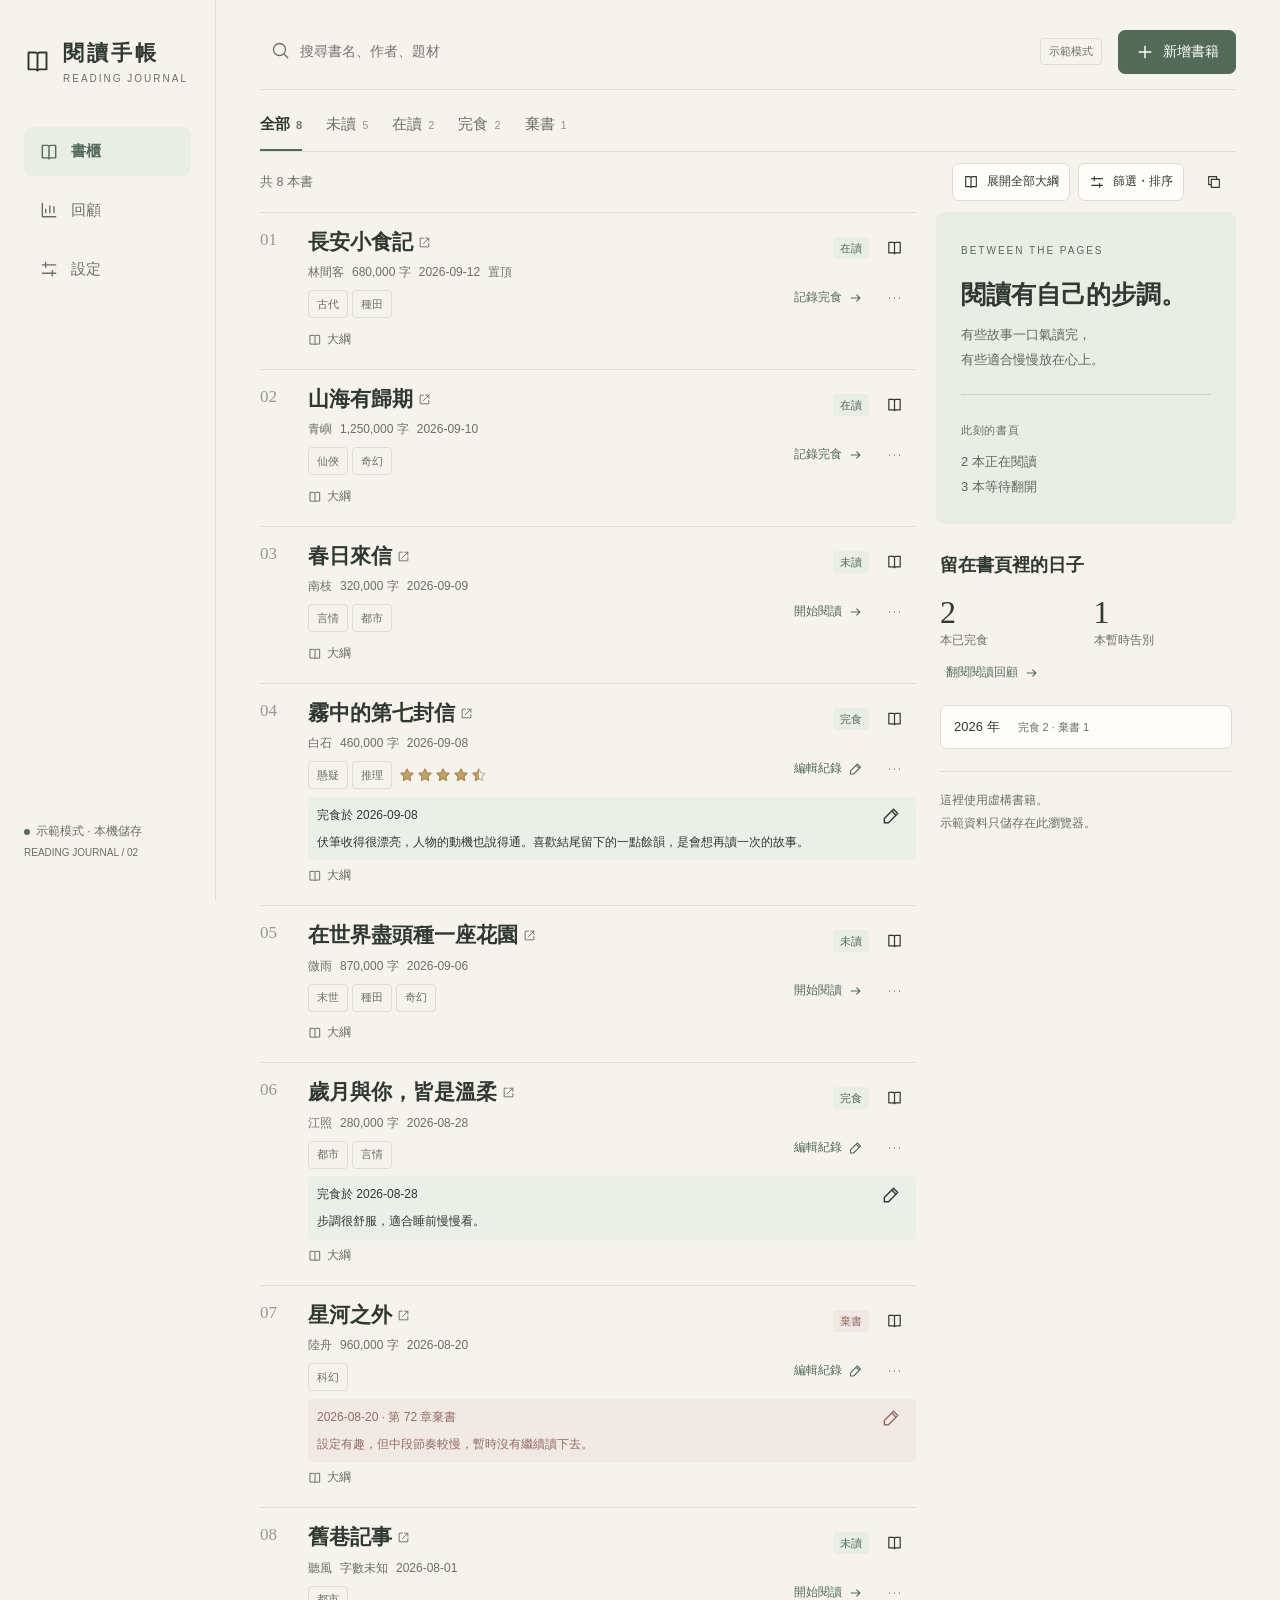
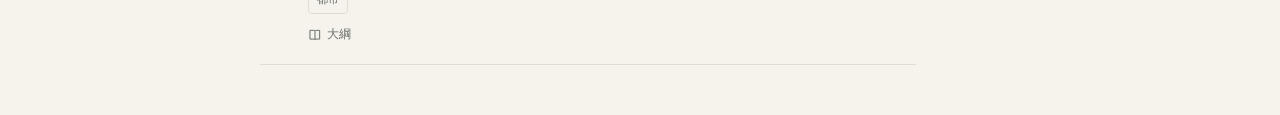
<file: preview-mobile/index.html>
<!doctype html>
<html lang="zh-Hant">
  <head>
    <meta charset="utf-8" />
    <meta name="viewport" content="width=device-width,initial-scale=1" />
    <meta name="theme-color" content="#f6f3ed" />
    <meta name="apple-mobile-web-app-capable" content="yes" />
    <meta name="apple-mobile-web-app-title" content="閱讀手帳" />
    <link rel="apple-touch-icon" href="./icon.png" />
    <link rel="icon" href="./icon.png" />
    <link rel="manifest" href="./manifest.webmanifest" />
    <link rel="stylesheet" href="./src/styles.css?v=20260915-toolbar" />
    <title>閱讀手帳</title>
  </head>
  <body>
    <div id="app"></div>
    <div id="layer"></div>
    <div id="toast" role="status" aria-live="polite"></div>
    <noscript>請啟用 JavaScript 以使用閱讀手帳。</noscript>
    <script type="module" src="./src/app.js?v=20261006-new-tabs-v9"></script>
  </body>
</html>
</file>
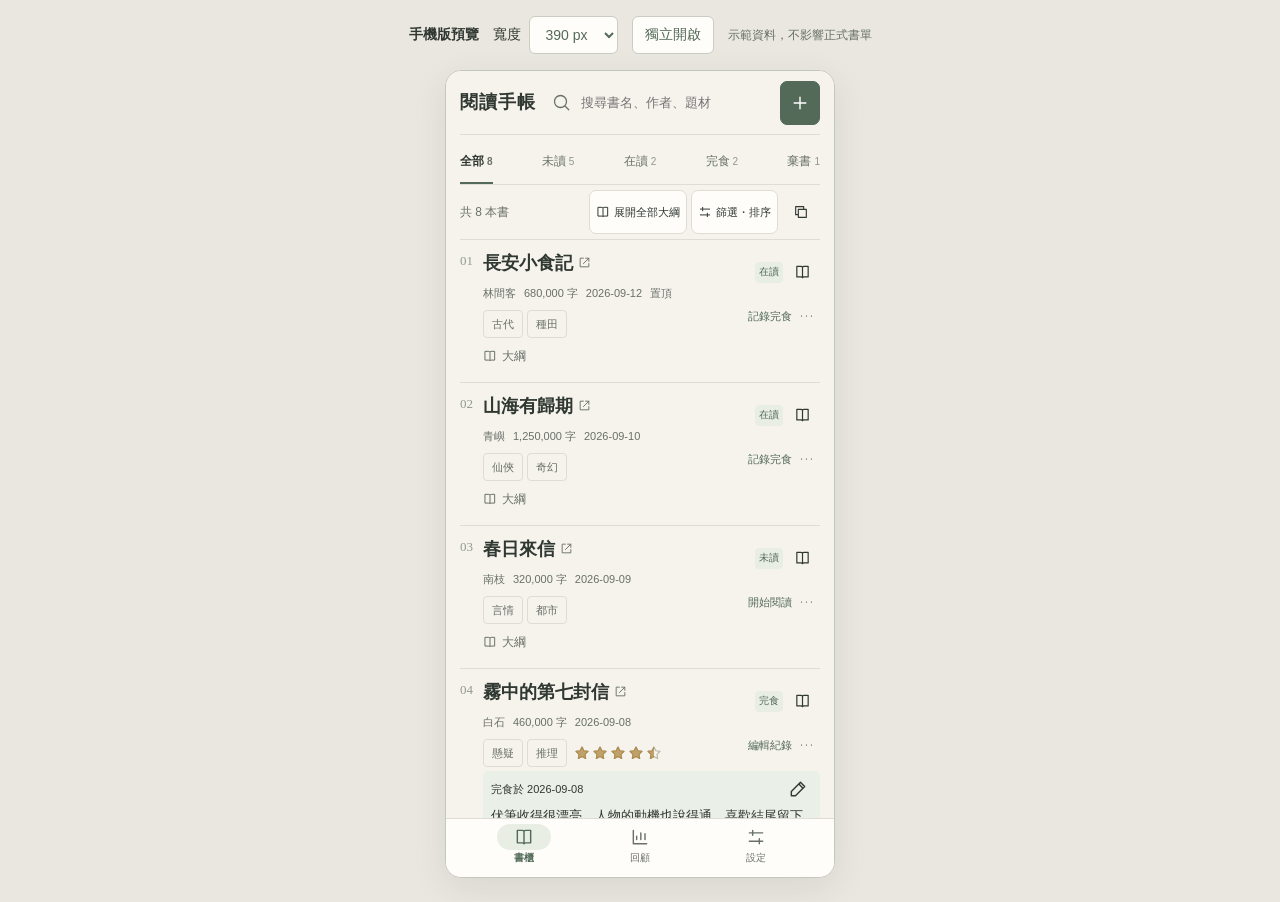
<file: preview-mobile/mobile-preview.html>
<!doctype html>
<html lang="zh-Hant">
<head>
<meta charset="utf-8"><meta name="viewport" content="width=device-width,initial-scale=1"><title>閱讀手帳 · 手機版預覽</title>
<style>
*{box-sizing:border-box}body{margin:0;background:#e9e7df;color:#303832;font-family:"Microsoft JhengHei",sans-serif}header{display:flex;align-items:center;justify-content:center;flex-wrap:wrap;gap:14px;padding:16px;font-size:14px}label{display:flex;align-items:center;gap:8px}select,a{font:inherit;border:1px solid #c9cdc2;border-radius:6px;background:#fffdfa;padding:9px 12px;color:#536a58}a{text-decoration:none}main{display:flex;justify-content:center;padding:0 16px 24px}.device{width:390px;max-width:100%;height:calc(100dvh - 92px);min-height:480px;border:1px solid #c3c7bc;border-radius:16px;overflow:hidden;box-shadow:0 10px 35px #30383218;background:#f6f3ed}iframe{width:100%;height:100%;border:0;display:block}small{color:#687068}@media(max-width:500px){header{padding:10px;gap:8px;font-size:12px}main{padding:0}.device{height:calc(100dvh - 66px);min-height:0;border:0;border-radius:0}small{display:none}}
</style></head><body>
<header><strong>手機版預覽</strong><label>寬度<select id="width" aria-label="選擇手機螢幕寬度"><option value="360">360 px</option><option value="390" selected>390 px</option><option value="430">430 px</option></select></label><a href="./?demo=1" target="_blank" rel="noopener">獨立開啟</a><small>示範資料，不影響正式書單</small></header>
<main><div class="device" id="device"><iframe title="閱讀手帳手機版" src="./?demo=1" allow="clipboard-write"></iframe></div></main>
<script>document.getElementById('width').addEventListener('change',e=>{document.getElementById('device').style.width=e.target.value+'px'});</script>
</body></html>
</file>
<file: preview-mobile/src/styles.css>
:root {
  --paper: #f6f3ed;
  --surface: #fffdfa;
  --ink: #303832;
  --muted: #687068;
  --green: #536a58;
  --line: #dedcd4;
  --soft: #e9eee5;
  --rose: #946c66;
}
* {
  box-sizing: border-box;
}
body {
  margin: 0;
  background: var(--paper);
  color: var(--ink);
  font-family: "Noto Sans TC", "Microsoft JhengHei", sans-serif;
  font-size: 15px;
  line-height: 1.65;
}
button,
input,
textarea,
select {
  font: inherit;
  color: inherit;
}
button {
  cursor: pointer;
}
button,
a,
input,
select,
textarea {
  -webkit-tap-highlight-color: transparent;
}
button:focus-visible,
a:focus-visible {
  outline: 2px solid var(--green);
  outline-offset: 4px;
}
button {
  border: 0;
  background: none;
  min-height: 44px;
}
input,
textarea,
select {
  background: var(--surface);
  border: 1px solid var(--line);
  border-radius: 8px;
  padding: 11px 12px;
  width: 100%;
  min-width: 0;
}
input:focus,
textarea:focus,
select:focus {
  outline: 2px solid #a3b19e;
  outline-offset: 1px;
}
textarea {
  resize: vertical;
  min-height: 110px;
}
a {
  color: var(--green);
}
h1,
h2,
h3,
p {
  margin: 0;
}
h1,
h2,
h3,
.serif {
  font-family: "Noto Serif TC", "PMingLiU", serif;
}
h1 {
  font-size: 34px;
  letter-spacing: 0.07em;
  font-weight: 600;
}
h2 {
  font-size: 26px;
  line-height: 1.45;
}
h3 {
  font-size: 20px;
  line-height: 1.55;
}
svg {
  width: 20px;
  height: 20px;
  stroke: currentColor;
  stroke-width: 1.7;
  fill: none;
  stroke-linecap: round;
  stroke-linejoin: round;
  flex-shrink: 0;
}
.shell {
  max-width: 1600px;
  margin: auto;
  display: grid;
  grid-template-columns: 216px minmax(0, 1fr);
  min-height: 100vh;
}
.sidebar {
  border-right: 1px solid var(--line);
  padding: 36px 24px;
  position: sticky;
  top: 0;
  height: 100vh;
  display: flex;
  flex-direction: column;
  gap: 40px;
}
.brand {
  display: flex;
  gap: 12px;
  align-items: center;
}
.brand svg {
  width: 27px;
  height: 27px;
}
.brand strong {
  font-family: "PMingLiU", serif;
  font-size: 21px;
  letter-spacing: 3px;
}
.eyebrow {
  font-size: 10px;
  letter-spacing: 0.2em;
  color: var(--muted);
}
.nav {
  display: grid;
  gap: 10px;
}
.nav button {
  display: flex;
  align-items: center;
  gap: 12px;
  text-align: left;
  padding: 12px 15px;
  border-radius: 8px;
  color: var(--muted);
}
.nav button.active {
  background: var(--soft);
  color: var(--green);
  font-weight: 700;
}
.sidebar-foot {
  margin-top: auto;
  font-size: 12px;
  color: var(--muted);
  line-height: 1.8;
}
.dot {
  display: inline-block;
  width: 6px;
  height: 6px;
  border-radius: 50%;
  background: var(--green);
  margin-right: 6px;
}
.main {
  padding: 28px 44px 50px;
  min-width: 0;
}
.topbar {
  display: flex;
  align-items: center;
  gap: 16px;
  padding-bottom: 25px;
  border-bottom: 1px solid var(--line);
}
.mobile-brand {
  display: none;
}
.search {
  position: relative;
  max-width: 420px;
  flex: 1;
}
.search > svg {
  position: absolute;
  left: 12px;
  top: 13px;
  color: var(--muted);
  width: 18px;
}
.search input {
  padding-left: 39px;
  background: transparent;
  border-color: transparent;
  font-size: 14px;
}
.search input:focus {
  background: var(--surface);
}
.preview {
  font-size: 11px;
  color: var(--muted);
  border: 1px solid var(--line);
  border-radius: 4px;
  padding: 3px 8px;
  margin-left: auto;
  white-space: nowrap;
}
.btn {
  display: inline-flex;
  justify-content: center;
  align-items: center;
  gap: 8px;
  padding: 9px 16px;
  border-radius: 7px;
  border: 1px solid var(--line);
  background: var(--surface);
  text-decoration: none;
  min-height: 44px;
  font-size: 14px;
}
.primary {
  background: var(--green);
  color: white;
  border-color: var(--green);
}
.subtle {
  color: var(--muted);
}
.icon {
  width: 44px;
  padding: 10px;
  display: inline-flex;
  align-items: center;
  justify-content: center;
  flex-shrink: 0;
  border-radius: 7px;
}
.icon:hover,
.btn:hover {
  filter: brightness(0.96);
}
.intro {
  display: flex;
  justify-content: space-between;
  align-items: end;
  margin: 30px 0 25px;
}
.intro p {
  color: var(--muted);
  font-size: 13px;
  margin-top: 6px;
}
.edition {
  font-size: 12px;
  color: var(--muted);
  text-align: right;
  line-height: 1.8;
}
.tabs {
  display: flex;
  gap: 24px;
  border-bottom: 1px solid var(--line);
  overflow: auto;
  white-space: nowrap;
}
.tabs button {
  padding: 12px 0;
  color: var(--muted);
  border-bottom: 2px solid transparent;
}
.tabs button.active {
  color: var(--ink);
  border-color: var(--green);
  font-weight: 700;
}
.count {
  font-size: 11px;
  margin-left: 6px;
  opacity: 0.7;
}
.toolbar {
  display: flex;
  align-items: center;
  gap: 8px;
  padding: 16px 0;
}
.toolbar small {
  color: var(--muted);
  margin-right: auto;
}
.toolbar .btn {
  min-height: 38px;
  padding: 5px 10px;
  font-size: 12px;
}
.toolbar svg {
  width: 16px;
}
.chips {
  display: flex;
  gap: 7px;
  flex-wrap: wrap;
  margin-bottom: 12px;
}
.chip {
  font-size: 12px;
  border-radius: 5px;
  background: var(--soft);
  padding: 3px 9px;
  color: var(--green);
  display: inline-flex;
  align-items: center;
  gap: 6px;
  min-height: 32px;
}
.chip svg {
  width: 12px;
  height: 12px;
}
.workspace {
  display: grid;
  grid-template-columns: minmax(0, 1fr) 300px;
  gap: 28px;
}
.books {
  border-top: 1px solid var(--line);
}
.book {
  display: grid;
  grid-template-columns: 36px minmax(0, 1fr) auto;
  gap: 16px;
  align-items: start;
  padding: 23px 0;
  border-bottom: 1px solid var(--line);
}
.book-index {
  font:
    normal 17px Georgia,
    serif;
  color: #939a8e;
  padding-top: 4px;
}
.book-title {
  text-align: left;
  padding: 0;
  min-height: 0;
  display: block;
  font-family: "PMingLiU", serif;
  font-size: 21px;
  font-weight: 600;
  line-height: 1.55;
}
.book-title {
  color: var(--ink);
  text-decoration: none;
  overflow-wrap: anywhere;
}
.book-title svg {
  width: 13px;
  height: 13px;
  color: var(--muted);
  vertical-align: baseline;
}
.book-title:hover {
  color: var(--green);
}
.meta {
  font-size: 12px;
  color: var(--muted);
  display: flex;
  flex-wrap: wrap;
  gap: 6px 12px;
  margin: 7px 0 9px;
}
.meta-link {
  min-height: 28px;
  padding: 0;
  color: var(--muted);
  font-size: inherit;
}
.tags button.tag {
  min-height: 28px;
}
.meta-link:hover,
.tags button.tag:hover {
  color: var(--green);
  background: var(--soft);
}
.tags {
  display: flex;
  gap: 6px;
  flex-wrap: wrap;
}
.tag {
  font-size: 11px;
  color: var(--muted);
  border: 1px solid var(--line);
  border-radius: 4px;
  padding: 0 7px;
  line-height: 1.9;
}
.status {
  font-size: 11px;
  display: inline-flex;
  align-items: center;
  gap: 5px;
  color: var(--green);
  background: var(--soft);
  padding: 2px 7px;
  border-radius: 4px;
}
.status.dropped {
  color: var(--rose);
  background: #f0e8e4;
}
.book-side {
  display: flex;
  align-items: end;
  flex-direction: column;
  gap: 13px;
}
.book-action {
  display: flex;
  align-items: center;
  gap: 6px;
  font-size: 12px;
  color: var(--green);
  min-height: 44px;
}
.book-action svg {
  width: 15px;
}
.rating {
  font-size: 12px;
  color: #8a7150;
}
.rail {
  padding-top: 0;
}
.note {
  background: #e9ede4;
  padding: 25px;
  border-radius: 9px;
}
.note .eyebrow {
  color: var(--green);
}
.note h2 {
  font-size: 25px;
  margin: 15px 0 10px;
}
.note p {
  font-size: 13px;
  color: #5d685d;
  line-height: 1.9;
}
.note hr {
  border: 0;
  border-top: 1px solid #ccd3c5;
  margin: 22px 0;
}
.small-label {
  font-size: 11px;
  letter-spacing: 0.06em;
  color: var(--muted);
}
.rail-section {
  margin-top: 28px;
  padding: 0 4px;
}
.rail-section h3 {
  font-size: 18px;
  margin-bottom: 14px;
}
.mini-stats {
  display: grid;
  grid-template-columns: 1fr 1fr;
  gap: 15px;
}
.mini-stats strong {
  font:
    32px Georgia,
    serif;
}
.mini-stats span {
  display: block;
  font-size: 12px;
  color: var(--muted);
}
.rail-note {
  font-size: 12px;
  color: var(--muted);
  line-height: 1.9;
  border-top: 1px solid var(--line);
  padding-top: 17px;
  margin-top: 22px;
}
.bottom-nav {
  display: none;
}
.overlay {
  position: fixed;
  inset: 0;
  background: #27342b50;
  z-index: 10;
  display: flex;
  justify-content: flex-end;
  backdrop-filter: blur(2px);
}
.panel {
  background: var(--surface);
  width: min(520px, 100%);
  height: 100dvh;
  overflow: auto;
  box-shadow: -12px 0 70px #17261a14;
  padding: 0 30px 28px;
  overscroll-behavior: contain;
}
.panel-head {
  position: sticky;
  top: 0;
  background: var(--surface);
  z-index: 2;
  display: flex;
  align-items: center;
  justify-content: space-between;
  padding: 17px 0;
  border-bottom: 1px solid var(--line);
  margin-bottom: 28px;
}
.panel-head span {
  font-size: 13px;
  letter-spacing: 0.08em;
}
.detail-title {
  font-size: 30px;
  line-height: 1.55;
  margin: 14px 0 4px;
}
.detail-author {
  font-size: 14px;
  color: var(--muted);
  margin-bottom: 18px;
}
.detail-actions {
  display: flex;
  gap: 8px;
  margin: 24px 0;
}
.detail-grid {
  display: grid;
  grid-template-columns: 1fr 1fr;
  border-block: 1px solid var(--line);
  padding: 20px 0;
  margin: 25px 0;
  gap: 20px;
}
.detail-grid p {
  font-size: 14px;
  margin-top: 4px;
}
.section-title {
  font-family: inherit;
  font-size: 14px;
  font-weight: 700;
  margin-bottom: 12px;
}
.prose {
  font-size: 15px;
  line-height: 1.95;
  white-space: pre-wrap;
  overflow-wrap: anywhere;
}
.detail-section {
  margin: 26px 0;
}
.review {
  background: var(--paper);
  border-left: 2px solid #a2ad98;
  padding: 18px;
  margin-top: 12px;
}
.field {
  display: block;
  margin: 17px 0;
}
.field > span {
  display: block;
  font-size: 13px;
  margin-bottom: 7px;
}
.field small {
  font-size: 11px;
  color: var(--muted);
}
.form-grid {
  display: grid;
  grid-template-columns: 1fr 1fr;
  gap: 12px;
}
.form-grid .field {
  margin: 8px 0;
}
.form-footer {
  position: sticky;
  bottom: -28px;
  background: var(--surface);
  padding: 16px 0;
  border-top: 1px solid var(--line);
  display: flex;
  gap: 8px;
  margin-top: 26px;
  z-index: 2;
}
.form-footer .primary {
  flex: 1;
}
details {
  border-top: 1px solid var(--line);
  margin-top: 22px;
  padding-top: 15px;
}
summary {
  cursor: pointer;
  font-size: 14px;
  min-height: 44px;
}
.hint {
  font-size: 12px;
  color: var(--muted);
  line-height: 1.8;
}
.empty {
  padding: 65px 15px;
  text-align: center;
  color: var(--muted);
}
.empty h2 {
  font-size: 24px;
  color: var(--ink);
  margin: 12px 0;
}
.empty p {
  font-size: 13px;
  margin-bottom: 20px;
}
.toast {
  position: fixed;
  bottom: 25px;
  left: 50%;
  transform: translateX(-50%);
  background: var(--ink);
  color: white;
  padding: 12px 20px;
  border-radius: 8px;
  z-index: 50;
  font-size: 13px;
  max-width: 90%;
  box-shadow: 0 5px 25px #0002;
}
.review-stats {
  display: grid;
  grid-template-columns: repeat(3, 1fr);
  gap: 15px;
  margin: 25px 0;
}
.stat {
  border: 1px solid var(--line);
  border-radius: 8px;
  padding: 22px;
  background: var(--surface);
}
.stat strong {
  font:
    34px Georgia,
    serif;
  display: block;
  margin-top: 7px;
}
.settings-card {
  max-width: 640px;
  background: var(--surface);
  border: 1px solid var(--line);
  border-radius: 8px;
  padding: 25px;
  margin: 25px 0;
}
.settings-card p {
  font-size: 14px;
  color: var(--muted);
  margin: 10px 0 20px;
}
.menu-item {
  display: flex;
  gap: 12px;
  align-items: center;
  width: 100%;
  border-bottom: 1px solid var(--line);
  padding: 14px 5px;
  text-align: left;
}
.danger {
  color: var(--rose);
}
.filter-options {
  display: flex;
  flex-wrap: wrap;
  gap: 8px;
}
.filter-options button {
  border: 1px solid var(--line);
  padding: 7px 12px;
  border-radius: 6px;
}
.filter-options button.active {
  background: var(--soft);
  border-color: var(--green);
  color: var(--green);
}
.timeline-heading {
  font-size: 13px;
  margin: 28px 0 0;
  color: var(--muted);
}
@media (min-width: 1450px) {
  .main {
    padding-inline: 56px;
  }
  .workspace {
    grid-template-columns: minmax(0, 1fr) 320px;
    gap: 44px;
  }
}
@media (max-width: 1100px) {
  .shell {
    grid-template-columns: 176px minmax(0, 1fr);
  }
  .sidebar {
    padding: 28px 16px;
  }
  .main {
    padding: 22px 28px;
  }
  .workspace {
    grid-template-columns: 1fr;
  }
  .rail {
    display: none;
  }
  .brand strong {
    font-size: 18px;
  }
  .brand {
    gap: 8px;
  }
  .tabs {
    gap: 22px;
  }
}
@media (max-width: 650px) {
  body {
    font-size: 16px;
  }
  .shell {
    display: block;
  }
  .sidebar {
    display: none;
  }
  .main {
    padding: 0 20px 96px;
  }
  .topbar {
    padding: 12px 0;
    gap: 5px;
    position: sticky;
    top: 0;
    background: var(--paper);
    z-index: 3;
  }
  .mobile-brand {
    display: block;
    font-family: "PMingLiU", serif;
    font-size: 18px;
    font-weight: 700;
    white-space: nowrap;
    letter-spacing: 1px;
  }
  .topbar > .preview {
    display: none;
  }
  .search input {
    font-size: 13px;
    padding-right: 3px;
  }
  .search {
    max-width: none;
  }
  .topbar .add-label {
    display: none;
  }
  .topbar .btn {
    width: 40px;
    min-height: 44px;
    padding: 9px;
    flex-shrink: 0;
  }
  .intro {
    margin: 23px 0 19px;
  }
  .intro h1 {
    font-size: 29px;
  }
  .intro p {
    font-size: 12px;
    max-width: 220px;
  }
  .edition {
    font-size: 10px;
  }
  .tabs {
    justify-content: space-between;
    gap: 10px;
  }
  .tabs button {
    font-size: 13px;
    padding: 10px 0;
    min-height: 44px;
  }
  .count {
    font-size: 10px;
    margin-left: 4px;
  }
  .toolbar {
    padding: 12px 0;
  }
  .toolbar .btn {
    min-height: 44px;
  }
  .book {
    grid-template-columns: 23px minmax(0, 1fr) auto;
    gap: 9px;
    padding: 19px 0;
  }
  .book-index {
    font-size: 14px;
    padding-top: 5px;
  }
  .book-title {
    font-size: 19px;
  }
  .meta {
    font-size: 11px;
    gap: 3px 9px;
  }
  .book-side {
    gap: 12px;
  }
  .book-action {
    font-size: 11px;
    padding: 0;
  }
  .book-action svg {
    width: 13px;
  }
  .status {
    font-size: 10px;
    padding: 2px 5px;
  }
  .tag {
    font-size: 10px;
  }
  .bottom-nav {
    display: flex;
    position: fixed;
    bottom: 0;
    left: 0;
    right: 0;
    background: var(--surface);
    border-top: 1px solid var(--line);
    padding: 7px 20px calc(7px + env(safe-area-inset-bottom));
    z-index: 5;
    justify-content: space-around;
  }
  .bottom-nav button {
    display: flex;
    flex-direction: column;
    align-items: center;
    gap: 3px;
    width: 80px;
    color: var(--muted);
    font-size: 10px;
  }
  .bottom-nav button.active {
    color: var(--green);
    font-weight: 700;
  }
  .bottom-nav button.active svg {
    background: var(--soft);
    box-sizing: content-box;
    padding: 3px 17px;
    margin: -3px -17px;
    border-radius: 20px;
  }
  .panel {
    padding: 0 22px 28px;
  }
  .panel-head {
    padding: 12px 0;
    margin-bottom: 22px;
  }
  .detail-title {
    font-size: 28px;
  }
  .overlay.sheet {
    align-items: flex-end;
  }
  .sheet .panel {
    height: auto;
    max-height: 90dvh;
    border-radius: 16px 16px 0 0;
  }
  .review-stats {
    gap: 8px;
  }
  .stat {
    padding: 15px 10px;
  }
  .stat strong {
    font-size: 29px;
  }
  .small-label {
    font-size: 10px;
  }
  .toast {
    bottom: 85px;
    width: max-content;
    text-align: center;
  }
  .form-footer {
    padding-bottom: calc(16px + env(safe-area-inset-bottom));
  }
}
@media (prefers-reduced-motion: no-preference) {
  .panel {
    animation: enter 0.18s ease-out;
  }
  @keyframes enter {
    from {
      transform: translateX(20px);
      opacity: 0.6;
    }
    to {
      transform: none;
      opacity: 1;
    }
  }
}

/* Shared controls and accessible reading interactions */
.book-title {
  color: var(--ink);
  text-decoration: none;
  overflow-wrap: anywhere;
}
.book-title svg {
  height: 13px;
  width: 13px;
  vertical-align: baseline;
  color: var(--muted);
}
.book-body {
  min-width: 0;
}
.book-badges,
.row-actions {
  display: flex;
  align-items: center;
  gap: 3px;
}
.row-actions {
  flex-wrap: wrap;
  justify-content: flex-end;
}
.book-side {
  gap: 6px;
}
.book .icon {
  height: 44px;
  width: 44px;
  min-height: 44px;
}
.book-side .icon svg {
  width: 17px;
}
.meta {
  align-items: center;
  margin: 3px 0 7px;
}
.meta-link {
  padding: 0;
  min-height: 32px;
  font-size: inherit;
  color: var(--muted);
  text-align: left;
}
.tags button.tag {
  min-height: 32px;
  padding-inline: 8px;
}
.tags button:hover,
.meta-link:hover {
  color: var(--green);
  background: var(--soft);
}
.book-links {
  display: flex;
  align-items: start;
  gap: 6px;
  margin: 9px 0;
  font-size: 12px;
  white-space: pre-wrap;
  overflow-wrap: anywhere;
}
.book-links svg {
  width: 14px;
  height: 14px;
  margin-top: 3px;
}
.record-summary {
  display: flex;
  flex-wrap: wrap;
  align-items: center;
  gap: 0 8px;
  background: #eaf0e7;
  padding: 5px 10px;
  margin: 10px 0 0;
  font-size: 12px;
  border-radius: 5px;
}
.record-summary .icon {
  margin-left: auto;
  height: 32px;
  min-height: 32px;
  width: 32px;
  padding: 7px;
}
.record-summary p {
  width: 100%;
  white-space: pre-wrap;
  overflow-wrap: anywhere;
  line-height: 1.9;
  margin: 0 0 8px;
}
.record-summary.dropped {
  background: #f1e9e4;
  color: var(--rose);
}
.synopsis-toggle {
  display: flex;
  align-items: center;
  gap: 5px;
  padding: 3px 0;
  font-size: 12px;
  color: var(--muted);
  min-height: 36px;
}
.synopsis-toggle svg {
  width: 14px;
}
.synopsis-text {
  max-height: 240px;
  overflow: auto;
  font-size: 14px;
  padding: 12px;
  background: var(--surface);
  border-left: 2px solid var(--line);
}
.year-cards {
  display: flex;
  flex-wrap: wrap;
  gap: 8px;
  margin: 18px 0;
}
.year-card {
  display: flex;
  gap: 18px;
  align-items: center;
  padding: 10px 13px;
  border: 1px solid var(--line);
  border-radius: 7px;
  background: var(--surface);
  font-size: 13px;
}
.year-card span + span {
  font-size: 11px;
  color: var(--muted);
}
.year-card.active {
  border-color: var(--green);
  background: var(--soft);
}
.rail .year-cards {
  display: grid;
}
.section-heading {
  display: flex;
  align-items: center;
  justify-content: space-between;
}
.section-heading h2 {
  margin: 0;
}
.detail-actions {
  flex-wrap: wrap;
}
.detail-title {
  display: block;
  margin: 14px 0 4px;
}
.detail-author {
  font-size: 14px;
  display: block;
}
.category-options {
  display: flex;
  gap: 9px;
  flex-wrap: wrap;
  margin: 20px 0;
}
.category-item {
  display: flex;
  border: 1px solid var(--line);
  border-radius: 7px;
  overflow: hidden;
}
.category-item .btn {
  border: 0;
  border-radius: 0;
}
.category-item .selected {
  background: var(--green);
  color: white;
}
.category-item .icon {
  width: 36px;
  border-left: 1px solid var(--line);
}
.rating-stars {
  display: flex;
  gap: 3px;
}
.rating-stars button {
  position: relative;
  width: 44px;
  height: 44px;
  padding: 0;
  display: flex;
  align-items: center;
  justify-content: center;
}
.rating-stars svg {
  width: 36px;
  height: 36px;
}
.star-base {
  color: #b5b9af;
}
.star-fill {
  position: absolute;
  left: 0;
  top: 0;
  bottom: 0;
  overflow: hidden;
  color: #a98c51;
  pointer-events: none;
  display: flex;
  align-items: center;
  padding-left: 4px;
}
.star-fill svg {
  fill: #c3a86c;
  flex-shrink: 0;
}
.rating-stars .star-base {
  display: flex;
}
.search > .icon {
  position: absolute;
  right: 0;
  top: 0;
}
.search:has(.icon) input {
  padding-right: 42px;
}
.login-wrap {
  min-height: 100dvh;
  display: grid;
  place-items: center;
  padding: 32px 20px;
}
.login-card {
  width: 100%;
  max-width: 410px;
  padding: 38px;
  background: var(--surface);
  border: 1px solid var(--line);
  border-radius: 12px;
}
.login-card > .eyebrow {
  display: block;
  margin: 35px 0 15px;
}
.login-card h1 {
  font-size: 36px;
  line-height: 1.7;
  margin-bottom: 8px;
}
.login-actions {
  display: grid;
  gap: 10px;
  margin-top: 28px;
}
.login-note {
  border-top: 1px solid var(--line);
  padding-top: 20px;
  margin-top: 26px;
}
.full {
  width: 100%;
}
.error-banner {
  border: 1px solid #d8b3aa;
  background: #f3e9e5;
  padding: 10px 14px;
  color: #784f47;
  border-radius: 6px;
  font-size: 13px;
  margin: 15px 0;
}
.error-banner .btn {
  margin-left: 8px;
}
button:disabled,
input:disabled,
textarea:disabled,
select:disabled {
  opacity: 0.55;
  cursor: wait;
}
.panel textarea {
  min-height: 130px;
  max-height: 320px;
  overflow: auto;
}
.panel .tags {
  margin-bottom: 9px;
}
.panel .menu-item {
  text-decoration: none;
}
.login-card form .btn {
  margin-top: 10px;
}
@media (max-width: 650px) {
  .tabs {
    gap: 9px;
  }
  .tabs button {
    font-size: 12px;
  }
  .tabs .count {
    font-size: 10px;
    margin-left: 3px;
  }
  .book {
    grid-template-columns: 20px minmax(0, 1fr) 76px;
    gap: 7px;
  }
  .book-side .book-action {
    font-size: 11px;
  }
  .row-actions > .icon {
    width: 32px;
  }
  .row-actions {
    gap: 0;
  }
  .book-badges .icon {
    width: 36px;
  }
  .book-badges {
    gap: 1px;
  }
  .book-title {
    font-size: 19px;
  }
  .book-index {
    font-size: 13px;
  }
  .book-links {
    font-size: 11px;
  }
  .meta {
    font-size: 11px;
  }
  .tags button.tag {
    font-size: 11px;
    min-height: 32px;
  }
  .record-summary {
    font-size: 11px;
    padding: 5px 7px;
  }
  .book .record-summary .icon {
    min-height: 32px;
    width: 28px;
  }
  .intro p {
    font-size: 12px;
  }
  .form-grid {
    gap: 8px;
  }
  .login-card {
    padding: 28px;
  }
  .book-badges .status {
    padding: 2px 4px;
  }
  .panel {
    padding-inline: 20px;
  }
  .detail-actions .btn {
    font-size: 13px;
    padding-inline: 12px;
  }
  .preview {
    display: none;
  }
}

/* Compact reading layout, full-width notes and star ratings. */
*,
*::before,
*::after {
  font-style: normal !important;
}
.topbar {
  padding-bottom: 14px;
}
.tabs {
  margin-top: 10px;
}
.toolbar {
  padding: 8px 0;
}
.workspace {
  gap: 20px;
}
.book {
  padding: 13px 0;
  column-gap: 12px;
  row-gap: 4px;
}
.book-body {
  grid-column: 2;
  grid-row: 1;
}
.book-side {
  grid-column: 3;
  grid-row: 1;
}
.book-notes {
  grid-column: 2/-1;
  min-width: 0;
}
.book-notes:empty {
  display: none;
}
.book-notes .record-summary {
  margin-top: 2px;
}
.book-notes .book-links {
  margin: 3px 0;
}
.book-notes .synopsis-toggle {
  min-height: 32px;
  padding: 0;
}
.book-notes .synopsis-text {
  padding: 9px 10px;
  width: 100%;
}
.record-summary {
  padding: 3px 9px;
}
.record-summary p {
  margin-bottom: 5px;
  line-height: 1.7;
}
.meta {
  margin: 1px 0 3px;
  gap: 2px 8px;
}
.meta-link {
  min-height: 28px;
}
.tags {
  gap: 4px;
}
.tags button.tag {
  min-height: 28px;
}
.field {
  margin: 11px 0;
}
.field > span {
  margin-bottom: 4px;
}
.form-grid {
  gap: 8px;
}
.form-footer {
  margin-top: 16px;
  padding-top: 10px;
}
.detail-grid {
  padding: 13px 0;
  margin: 16px 0;
  gap: 12px;
}
.detail-section {
  margin: 18px 0;
}
.detail-actions {
  margin: 16px 0;
}
.panel-head {
  margin-bottom: 18px;
}
.timeline-heading {
  margin-top: 18px;
}
.year-cards {
  margin: 10px 0;
  gap: 6px;
}
.rating-display {
  display: inline-flex;
  align-items: center;
  gap: 2px;
  vertical-align: middle;
  margin: 3px 0 3px 3px;
  flex-shrink: 0;
}
.display-star {
  position: relative;
  display: block;
  width: 16px;
  height: 16px;
  color: #b9b6a8;
}
.display-star > svg,
.display-star-fill > svg {
  width: 16px;
  height: 16px;
  display: block;
}
.display-star-fill {
  position: absolute;
  left: 0;
  top: 0;
  height: 16px;
  overflow: hidden;
  color: #ad8c4e;
}
.display-star-fill svg {
  fill: #c0a269;
  max-width: none;
}
.reading-summary {
  display: grid;
  grid-template-columns: repeat(3, minmax(0, 1fr));
  margin: 16px 0 20px;
  padding: 16px 0;
  background: var(--surface);
  border-block: 1px solid var(--line);
}
.summary-item {
  display: grid;
  grid-template-columns: 24px auto;
  column-gap: 8px;
  row-gap: 4px;
  padding: 0 20px;
  align-items: center;
}
.summary-item + .summary-item {
  border-left: 1px solid var(--line);
}
.summary-icon {
  grid-column: 1;
  grid-row: 1;
  color: var(--green);
  display: flex;
}
.summary-icon svg {
  width: 18px;
  height: 18px;
}
.summary-label {
  grid-column: 2;
  grid-row: 1;
  font-size: 12px;
  color: var(--muted);
  white-space: nowrap;
}
.summary-item strong {
  grid-column: 2;
  grid-row: 2;
  font-size: 27px;
  font-weight: 500;
  line-height: 1.2;
  font-variant-numeric: tabular-nums;
}
.summary-item small {
  font-size: 11px;
  color: var(--muted);
  margin-left: 6px;
  font-weight: 400;
}
@media (max-width: 650px) {
  .main {
    padding-inline: 14px;
  }
  .topbar {
    padding: 9px 0;
  }
  .tabs {
    margin-top: 5px;
  }
  .toolbar {
    padding: 5px 0;
    gap: 4px;
  }
  .toolbar small {
    flex: 0 0 auto;
    white-space: nowrap;
    font-size: 12px;
  }
  .toolbar .btn {
    flex: 0 0 auto;
    gap: 4px;
    padding-inline: 6px;
    font-size: 11px;
    white-space: nowrap;
  }
  .toolbar .btn svg {
    width: 14px;
  }
  .toolbar .icon {
    width: 38px;
    padding-inline: 8px;
  }
  .book {
    padding: 10px 0;
    grid-template-columns: 17px minmax(0, 1fr) 74px;
    column-gap: 6px;
    row-gap: 2px;
  }
  .book-index {
    padding-top: 3px;
  }
  .book-title {
    font-size: 18px;
  }
  .book-side {
    gap: 0;
  }
  .book-notes {
    grid-column: 2/-1;
  }
  .book .record-summary {
    padding: 2px 8px;
  }
  .book .record-summary p {
    font-size: 13px;
    line-height: 1.7;
  }
  .book-notes .synopsis-text {
    font-size: 14px;
  }
  .reading-summary {
    margin: 12px 0 16px;
    padding: 12px 0;
  }
  .summary-item {
    grid-template-columns: 1fr;
    gap: 3px;
    padding: 0 10px;
    text-align: center;
  }
  .summary-icon {
    display: none;
  }
  .summary-label {
    grid-column: 1;
    grid-row: 1;
    font-size: 11px;
  }
  .summary-item strong {
    grid-column: 1;
    grid-row: 2;
    font-size: 25px;
  }
  .summary-item small {
    font-size: 10px;
  }
  .panel .field {
    margin: 10px 0;
  }
  .panel-head {
    margin-bottom: 14px;
  }
  .panel {
    padding-inline: 16px;
  }
  .detail-title {
    margin-top: 10px;
  }
  .year-card {
    padding: 7px 10px;
  }
  .section-title {
    margin-bottom: 8px;
  }
}

@media (max-width: 650px) {
  .row-actions {
    flex-wrap: nowrap;
    gap: 0;
  }
  .row-actions .book-action {
    gap: 0;
  }
  .row-actions .book-action svg {
    display: none;
  }
  .book .row-actions > .icon {
    width: 28px;
    padding: 5px;
  }
}
</file>
